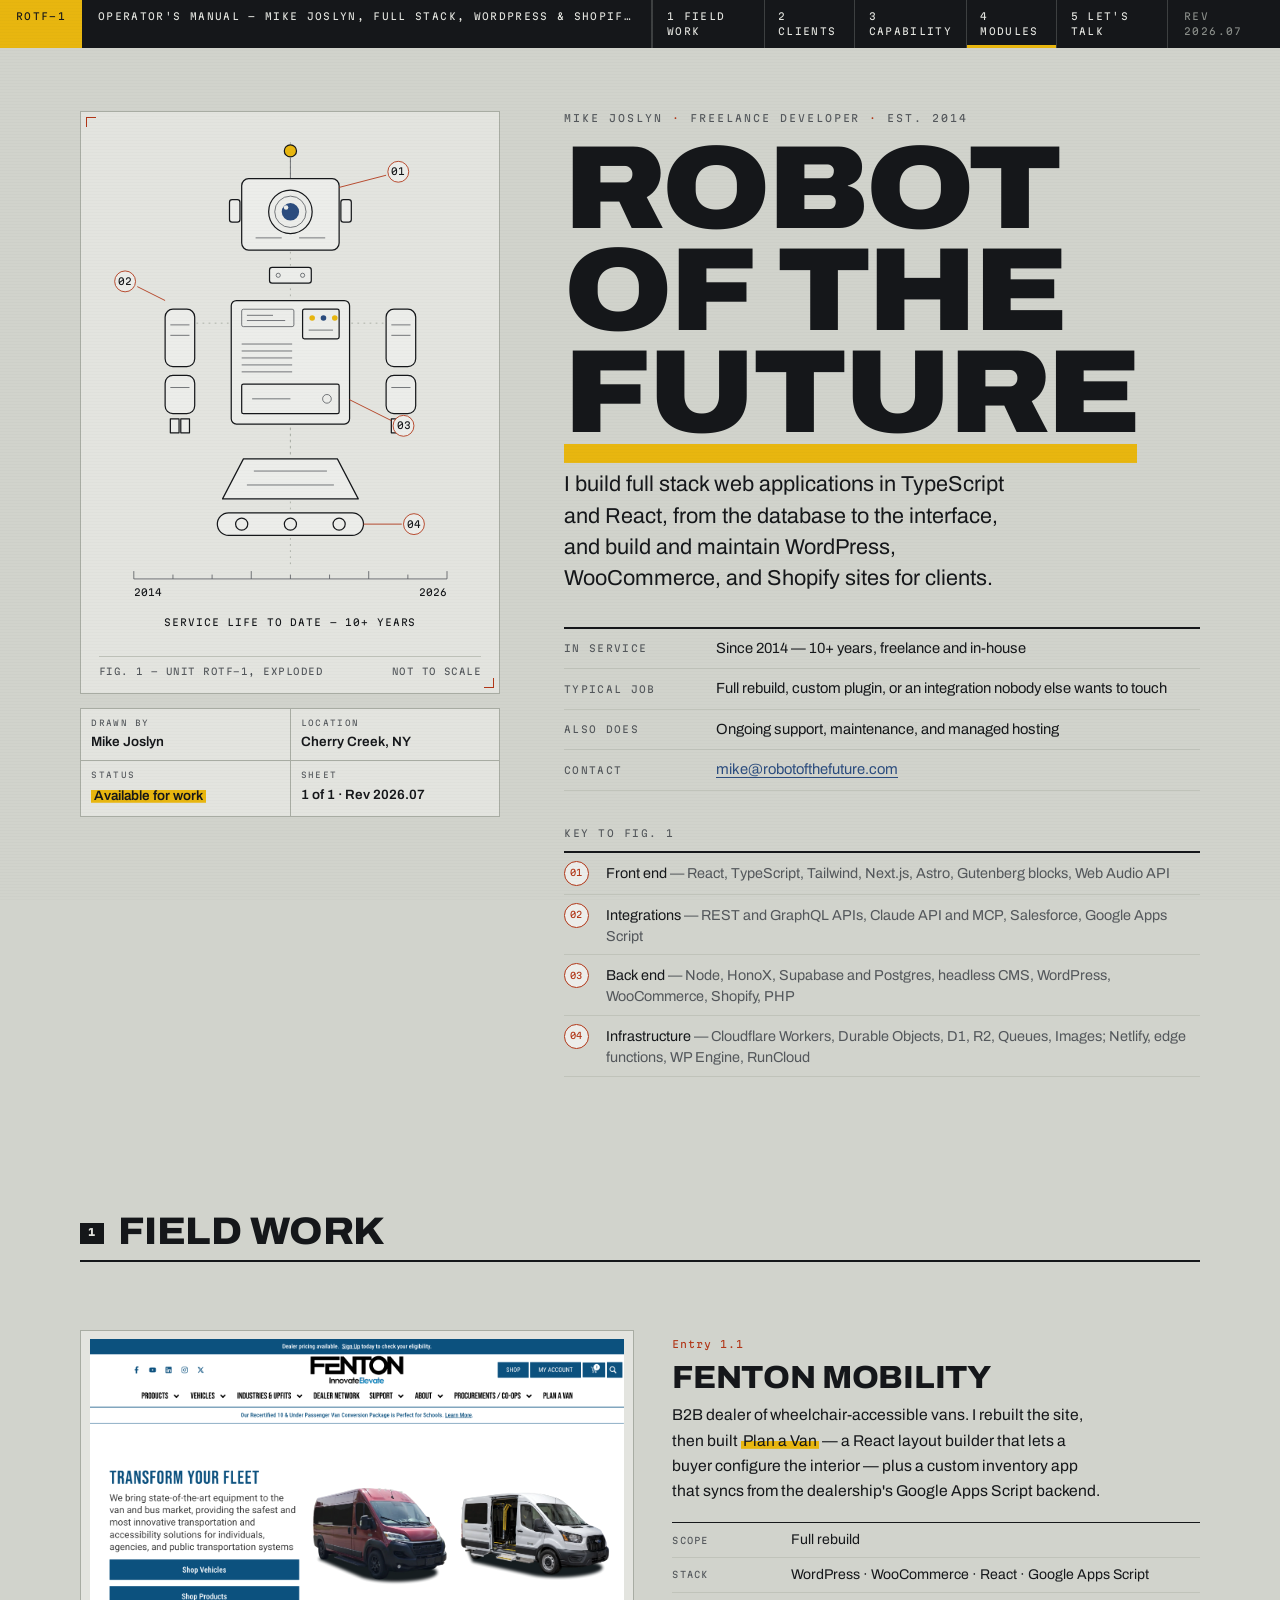
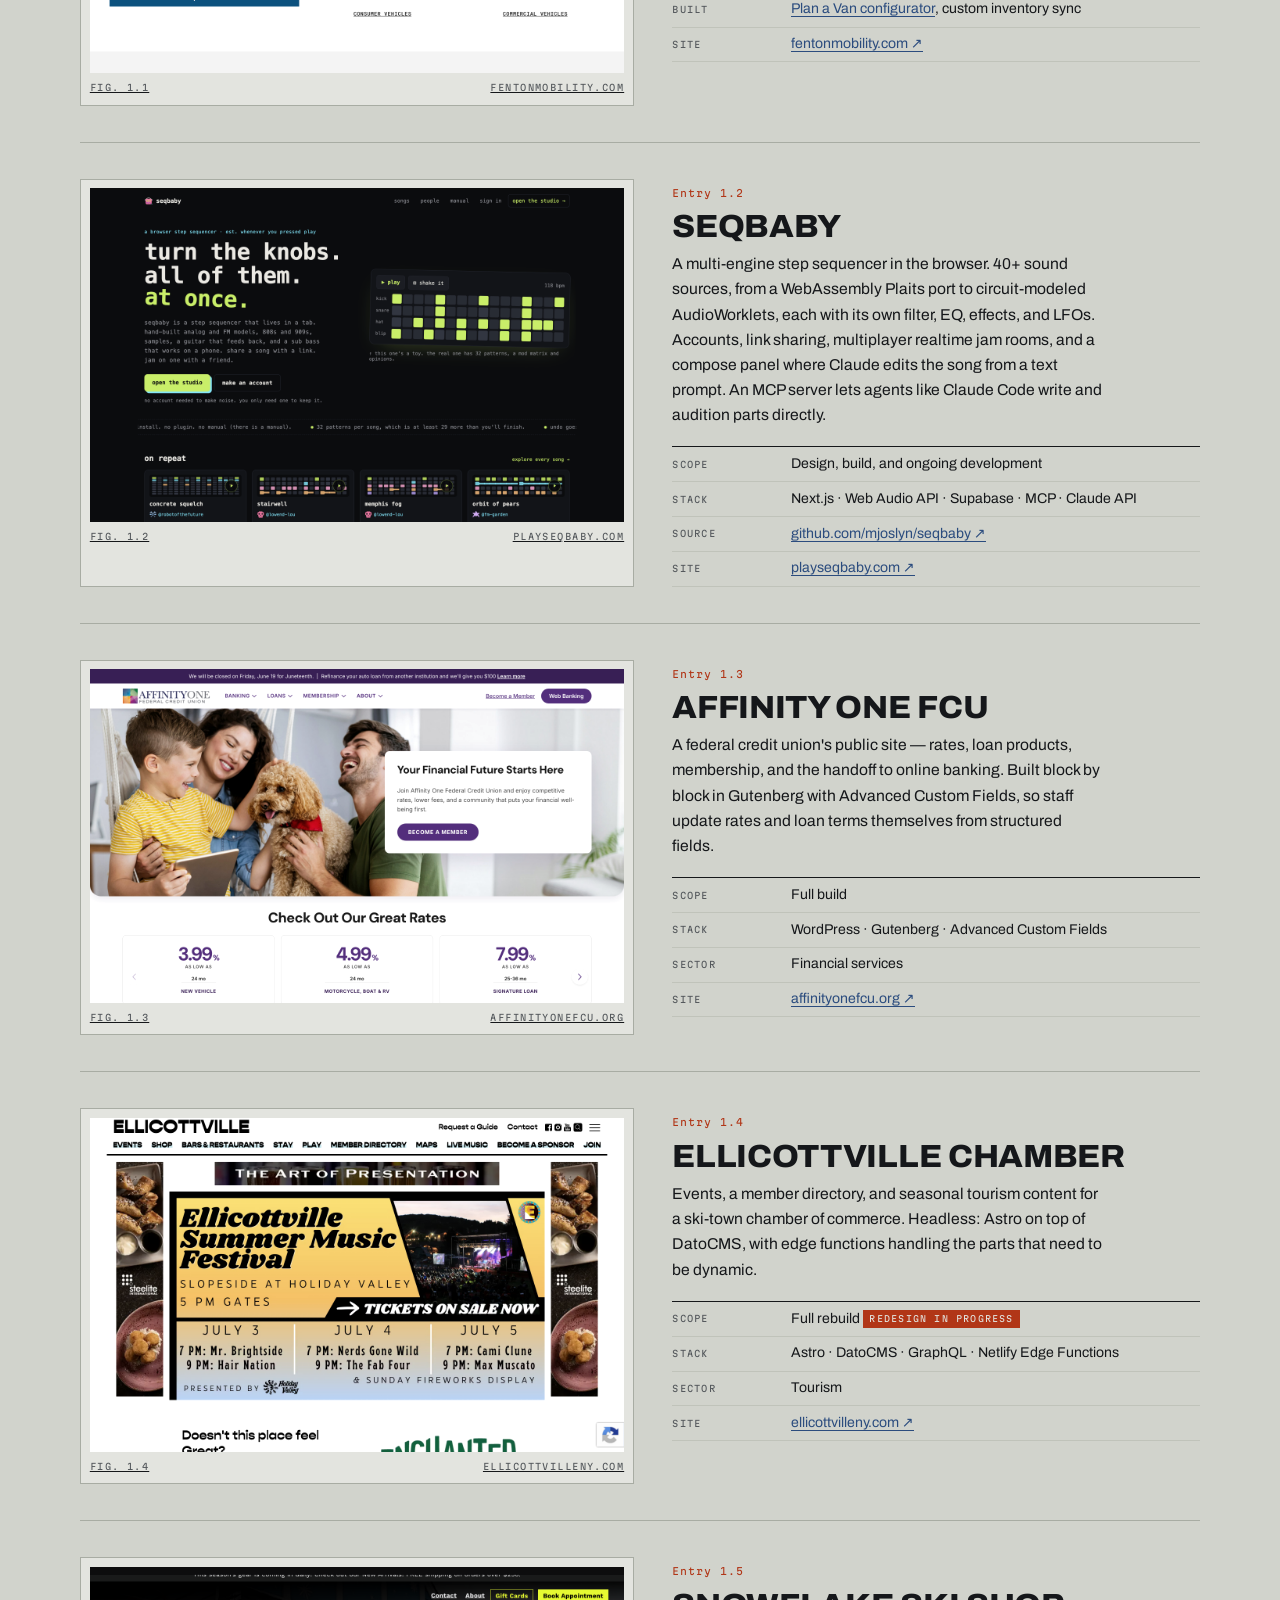
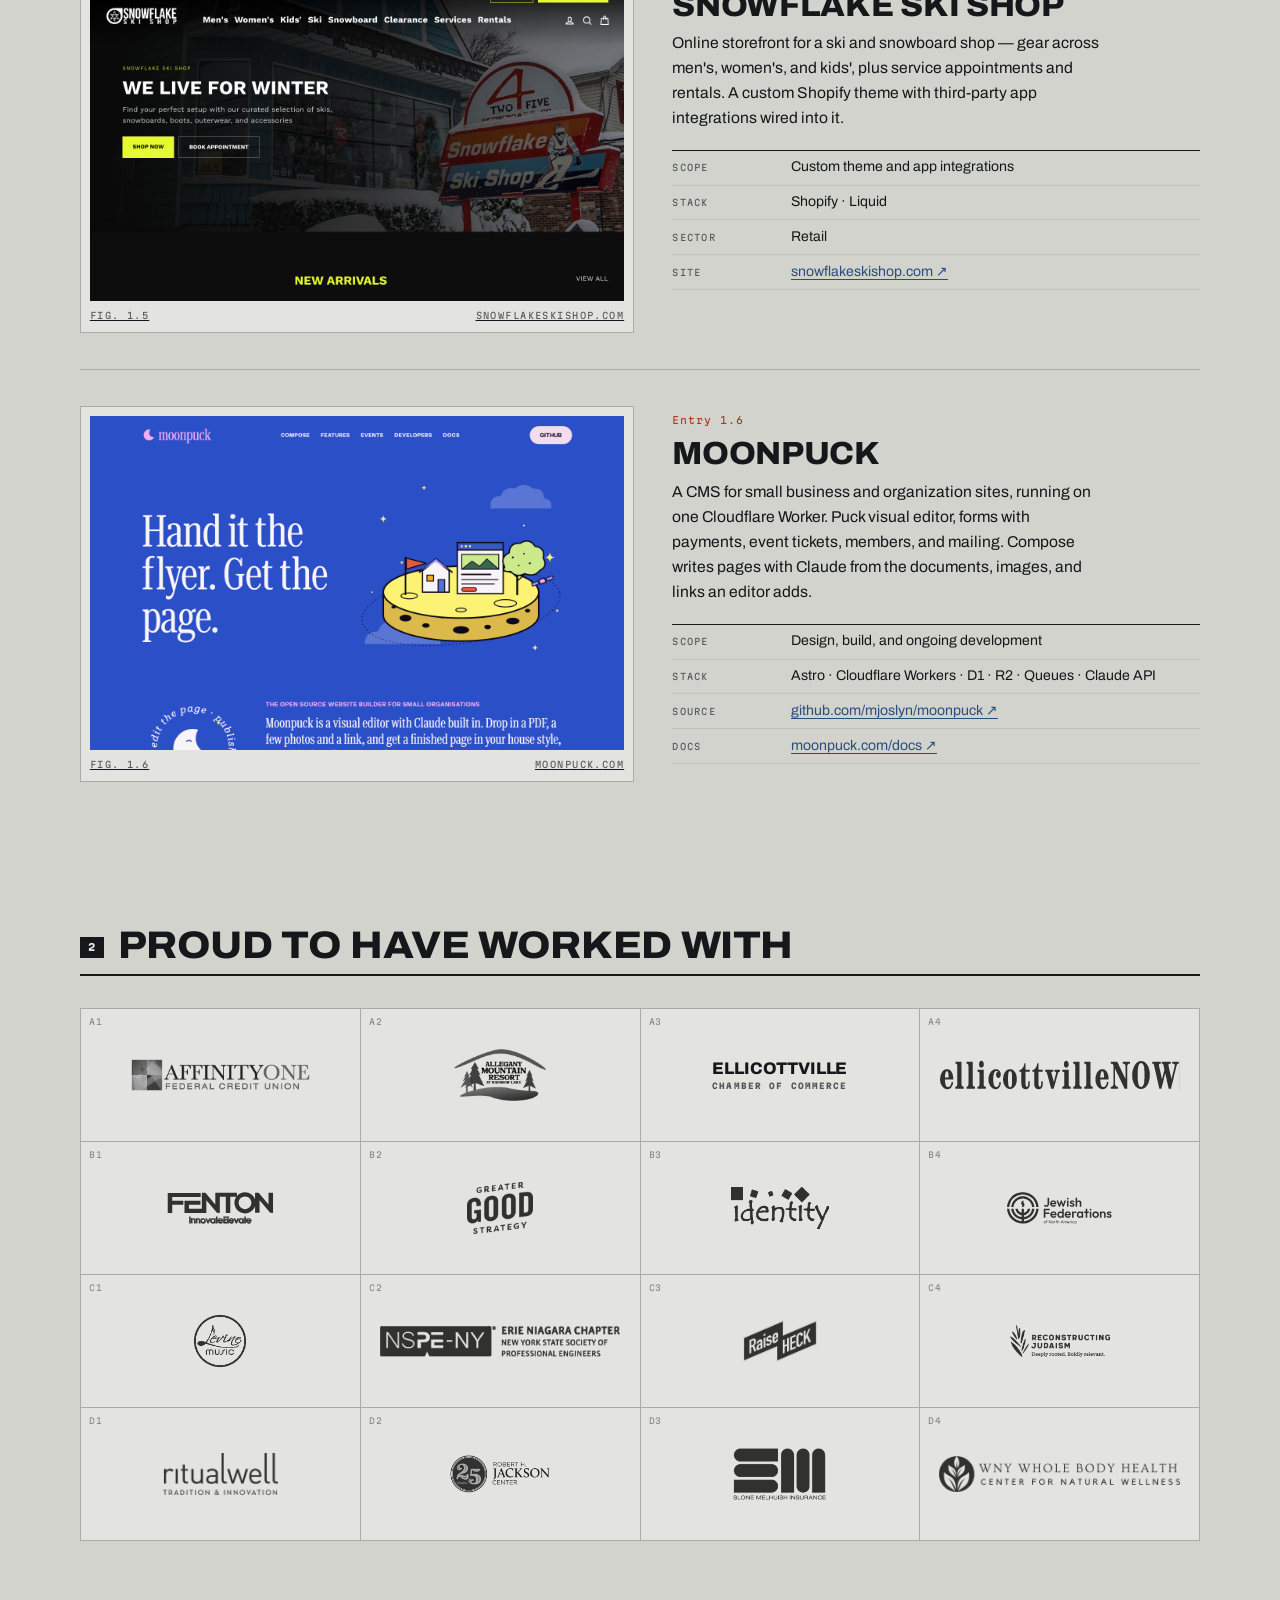
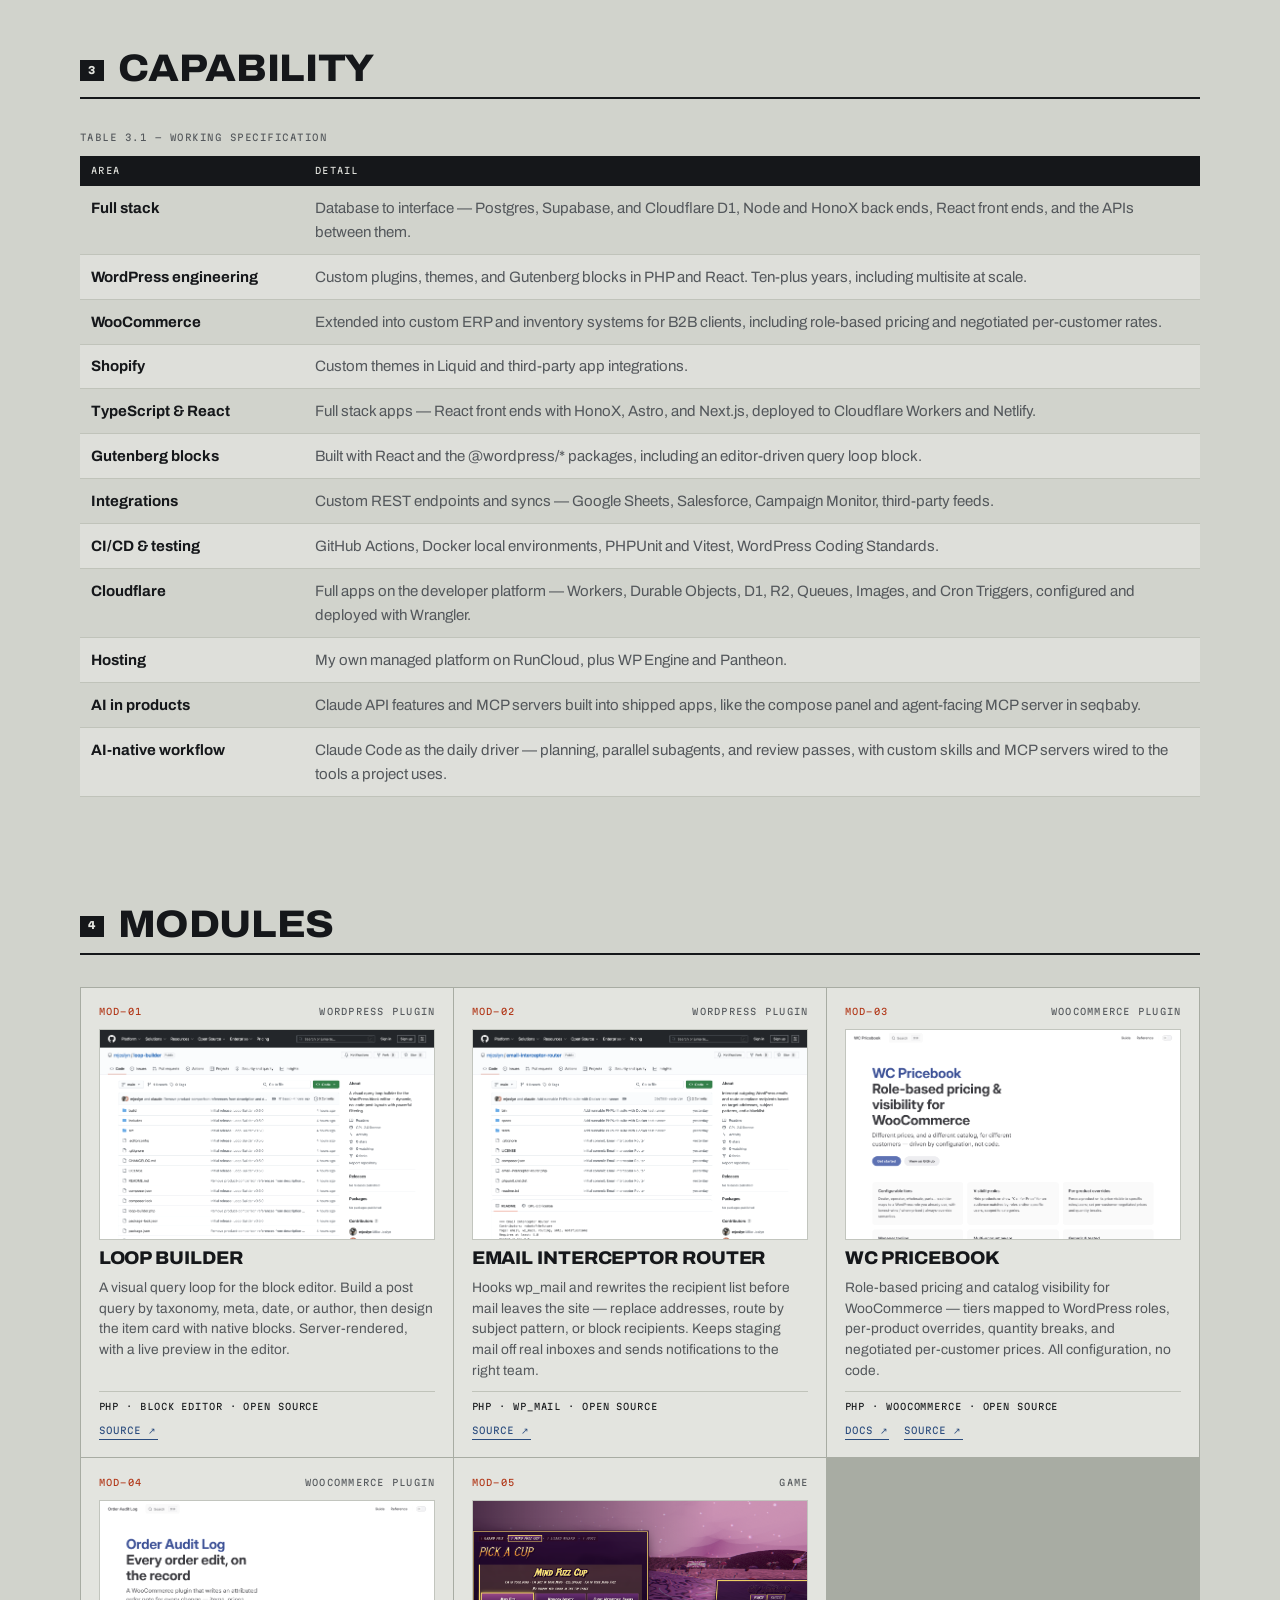
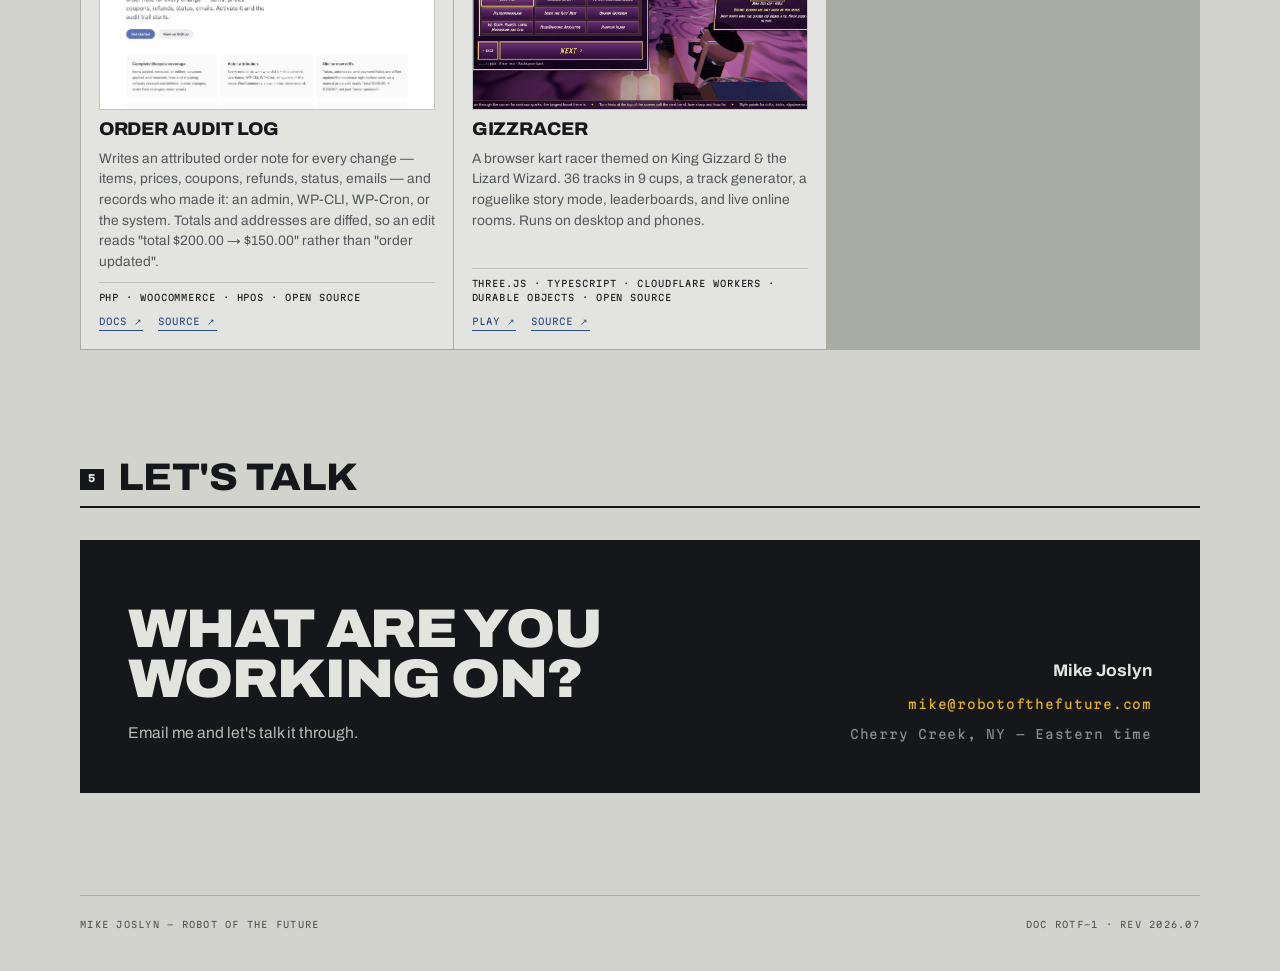
<file: index.html>
<!DOCTYPE html>
<html lang="en">
<head>
<meta charset="UTF-8" />
<meta name="viewport" content="width=device-width, initial-scale=1.0" />
<!-- Yes, this is on purpose. Robots look away. Humans can hire me at mike@robotofthefuture.com -->
<meta name="robots" content="noindex, nofollow" />
<title>Robot of the Future — Mike Joslyn</title>

<!-- favicon -->
<link rel="icon" type="image/svg+xml" href="/assets/img/favicon.svg" />
<link rel="icon" type="image/png" sizes="32x32" href="/assets/img/favicon-32.png" />
<link rel="icon" href="/assets/img/favicon.ico" sizes="any" />
<link rel="apple-touch-icon" href="/assets/img/apple-touch-icon.png" />
<meta name="description" content="Mike Joslyn — freelance full stack, WordPress, and Shopify developer. Selected recent work and contact." />

<!-- social share card -->
<meta property="og:type" content="website" />
<meta property="og:site_name" content="Robot of the Future" />
<meta property="og:title" content="Robot of the Future — Mike Joslyn" />
<meta property="og:description" content="Freelance full stack &amp; WordPress development — WooCommerce, Shopify, TypeScript, and React. 10+ years." />
<meta property="og:url" content="https://robotofthefuture.com/" />
<meta property="og:image" content="https://robotofthefuture.com/assets/img/share-card.png" />
<meta property="og:image:width" content="1200" />
<meta property="og:image:height" content="630" />
<meta property="og:image:alt" content="Mike Joslyn — Robot of the Future. Full stack, WordPress, and Shopify developer." />
<meta name="twitter:card" content="summary_large_image" />
<meta name="twitter:title" content="Robot of the Future — Mike Joslyn" />
<meta name="twitter:description" content="Freelance full stack &amp; WordPress development — WooCommerce, Shopify, TypeScript, and React. 10+ years." />
<meta name="twitter:image" content="https://robotofthefuture.com/assets/img/share-card.png" />

<link rel="preconnect" href="https://fonts.googleapis.com" />
<link rel="preconnect" href="https://fonts.gstatic.com" crossorigin />
<link href="https://fonts.googleapis.com/css2?family=Archivo:wdth,wght@62..125,400..900&family=Martian+Mono:wght@300..700&display=swap" rel="stylesheet" />
<link rel="stylesheet" href="styles.css" />
</head>
<body>

<div class="spine">
  <span class="spine__tag">ROTF-1</span>
  <span class="spine__doc">Operator's manual — Mike Joslyn, full stack, WordPress &amp; Shopify developer</span>
  <nav>
    <a href="#field">1 Field work</a>
    <a href="#base">2 Clients</a>
    <a href="#caps">3 Capability</a>
    <a href="#modules">4 Modules</a>
    <a href="#service">5 Let's Talk</a>
  </nav>
  <span class="spine__rev">Rev 2026.07</span>
</div>

<main class="wrap">

  <!-- ── hero ── -->
  <section class="hero">
    <div class="hero__grid">
      <div>
        <figure class="fig">
          <svg class="diagram" viewBox="0 0 440 594" role="img" aria-label="Exploded technical diagram of a robot. Four numbered parts correspond to the four layers of the stack listed below the figure.">
            <!-- explosion axis -->
            <line class="axis" x1="220" y1="14" x2="220" y2="500" />

            <!-- ── 01 sensor head ── -->
            <g>
              <line class="thin" x1="220" y1="32" x2="220" y2="56" />
              <circle class="fillY edge" cx="220" cy="24" r="7" />
              <rect class="edge fillP" x="164" y="56" width="112" height="82" rx="8" />
              <rect class="edge fillP" x="150" y="80" width="12" height="26" rx="3" />
              <rect class="edge fillP" x="278" y="80" width="12" height="26" rx="3" />
              <circle class="edge" cx="220" cy="94" r="25" />
              <circle class="thin" cx="220" cy="94" r="18" />
              <circle class="fillB" cx="220" cy="94" r="10" />
              <circle cx="215" cy="89" r="2.6" fill="#ecedea" />
              <path class="thin" d="M180 124h30M230 124h30" />
              <line class="lead" x1="276" y1="66" x2="330" y2="52" style="animation-delay:.2s" />
              <circle class="badge" cx="344" cy="48" r="12" />
              <text x="344" y="52" text-anchor="middle">01</text>
            </g>

            <!-- neck spacer -->
            <g>
              <rect class="edge fillP" x="196" y="158" width="48" height="18" rx="3" />
              <circle class="thin" cx="206" cy="167" r="2.4" />
              <circle class="thin" cx="234" cy="167" r="2.4" />
            </g>

            <!-- ── 02 manipulators ── -->
            <g>
              <!-- left -->
              <rect class="edge fillP" x="76" y="206" width="34" height="66" rx="9" />
              <rect class="edge fillP" x="76" y="282" width="34" height="44" rx="9" />
              <path class="edge fillP" d="M82 332h10v16H82zM94 332h10v16H94z" />
              <path class="thin" d="M82 224h22M82 236h22M82 296h22" />
              <!-- right -->
              <rect class="edge fillP" x="330" y="206" width="34" height="66" rx="9" />
              <rect class="edge fillP" x="330" y="282" width="34" height="44" rx="9" />
              <path class="edge fillP" d="M336 332h10v16h-10zM348 332h10v16h-10z" />
              <path class="thin" d="M336 224h22M336 236h22M336 296h22" />
              <!-- assembly axes -->
              <line class="axis" x1="112" y1="222" x2="150" y2="222" />
              <line class="axis" x1="290" y1="222" x2="328" y2="222" />
              <line class="lead" x1="76" y1="196" x2="44" y2="180" style="animation-delay:.34s" />
              <circle class="badge" cx="30" cy="174" r="12" />
              <text x="30" y="178" text-anchor="middle">02</text>
            </g>

            <!-- ── 03 core ── -->
            <g>
              <rect class="edge fillP" x="152" y="196" width="136" height="142" rx="6" />
              <!-- maker's plate -->
              <rect class="thin" x="164" y="206" width="60" height="20" rx="2" />
              <path class="thin" d="M170 213h30M170 219h44" />
              <!-- indicator panel -->
              <rect class="edge" x="234" y="206" width="42" height="34" rx="2" />
              <circle class="fillY" cx="245" cy="216" r="3.2" />
              <circle class="fillB" cx="258" cy="216" r="3.2" />
              <circle class="fillY" cx="271" cy="216" r="3.2" />
              <path class="thin" d="M241 230h28" />
              <!-- vent stack -->
              <path class="thin" d="M164 246h58M164 254h58M164 262h58M164 270h58M164 278h58" />
              <!-- access hatch -->
              <rect class="edge" x="164" y="292" width="112" height="34" rx="2" />
              <path class="thin" d="M176 309h44" />
              <circle class="thin" cx="262" cy="309" r="5" />
              <line class="lead" x1="288" y1="310" x2="336" y2="334" style="animation-delay:.48s" />
              <circle class="badge" cx="350" cy="340" r="12" />
              <text x="350" y="344" text-anchor="middle">03</text>
            </g>

            <!-- ── 04 drive ── -->
            <g>
              <path class="edge fillP" d="M166 378h108l24 46H142z" />
              <path class="thin" d="M178 392h84M170 408h100" />
              <rect class="edge fillP" x="136" y="440" width="168" height="26" rx="13" />
              <circle class="edge" cx="164" cy="453" r="7" />
              <circle class="edge" cx="220" cy="453" r="7" />
              <circle class="edge" cx="276" cy="453" r="7" />
              <line class="axis" x1="220" y1="342" x2="220" y2="374" />
              <line class="lead" x1="304" y1="453" x2="348" y2="453" style="animation-delay:.62s" />
              <circle class="badge" cx="362" cy="453" r="12" />
              <text x="362" y="457" text-anchor="middle">04</text>
            </g>

            <!-- service-life rule -->
            <g>
              <line class="thin" x1="40" y1="516" x2="400" y2="516" />
              <path class="thin" d="M40 516v-9M85 516v-5M130 516v-5M175 516v-9M220 516v-5M265 516v-5M310 516v-9M355 516v-5M400 516v-9" />
              <text x="40" y="536" fill="#53575b" font-size="10">2014</text>
              <text x="400" y="536" text-anchor="end" fill="#53575b" font-size="10">2026</text>
              <text x="220" y="570" text-anchor="middle" fill="#53575b" font-size="10" letter-spacing="1">SERVICE LIFE TO DATE — 10+ YEARS</text>
            </g>
          </svg>
          <figcaption class="fig__cap"><span>Fig. 1 — Unit ROTF-1, exploded</span><span>Not to scale</span></figcaption>
        </figure>

        <dl class="titleblock">
          <div><dt>Drawn by</dt><dd>Mike Joslyn</dd></div>
          <div><dt>Location</dt><dd>Cherry Creek, NY</dd></div>
          <div class="titleblock--flag"><dt>Status</dt><dd>Available for work</dd></div>
          <div><dt>Sheet</dt><dd>1 of 1 · Rev 2026.07</dd></div>
        </dl>
      </div>

      <div>
        <p class="hero__eyebrow">Mike Joslyn <s>·</s> Freelance developer <s>·</s> Est. 2014</p>
        <h1>Robot<br />of the<br /><span class="yell">Future</span></h1>
        <p class="hero__lede">
          I build full stack web applications in TypeScript and React, from the
          database to the interface, and build and maintain WordPress,
          WooCommerce, and Shopify sites for clients.
        </p>
        <dl class="hero__specs">
          <div><dt>In service</dt><dd>Since 2014 — 10+ years, freelance and in-house</dd></div>
          <div><dt>Typical job</dt><dd>Full rebuild, custom plugin, or an integration nobody else wants to touch</dd></div>
          <div><dt>Also does</dt><dd>Ongoing support, maintenance, and managed hosting</dd></div>
          <div><dt>Contact</dt><dd><a href="mailto:mike@robotofthefuture.com" style="color:var(--blue);text-decoration:none;border-bottom:1px solid currentColor">mike@robotofthefuture.com</a></dd></div>
        </dl>

        <p class="legend__head">Key to Fig. 1</p>
        <ol class="legend">
          <li><b>01</b><span>Front end <em>— React, TypeScript, Tailwind, Next.js, Astro, Gutenberg blocks, Web Audio API</em></span></li>
          <li><b>02</b><span>Integrations <em>— REST and GraphQL APIs, Claude API and MCP, Salesforce, Google Apps Script</em></span></li>
          <li><b>03</b><span>Back end <em>— Node, HonoX, Supabase and Postgres, headless CMS, WordPress, WooCommerce, Shopify, PHP</em></span></li>
          <li><b>04</b><span>Infrastructure <em>— Cloudflare Workers, Durable Objects, D1, R2, Queues, Images; Netlify, edge functions, WP Engine, RunCloud</em></span></li>
        </ol>
      </div>
    </div>
  </section>

  <!-- ── 1 field work ── -->
  <section class="sec" id="field">
    <header class="sec-head">
      <h2><span class="sec-head__no">1</span>Field work</h2>
    </header>

    <article class="entry">
      <a class="shot" href="https://fentonmobility.com" target="_blank" rel="noopener">
        <img src="assets/img/shots/fenton.png" alt="Screenshot of the fentonmobility.com homepage" loading="lazy" />
        <span class="shot__stamp">Open ↗</span>
        <span class="shot__cap"><span>Fig. 1.1</span><span>fentonmobility.com</span></span>
      </a>
      <div>
        <span class="entry__no">Entry 1.1</span>
        <h3>Fenton Mobility</h3>
        <p>
          B2B dealer of wheelchair-accessible vans. I rebuilt the site, then built
          <em>Plan a Van</em> — a React layout builder that lets a buyer configure the
          interior — plus a custom inventory app that syncs from the dealership's
          Google Apps Script backend.
        </p>
        <dl class="spec">
          <div><dt>Scope</dt><dd>Full rebuild</dd></div>
          <div><dt>Stack</dt><dd>WordPress · WooCommerce · React · Google Apps Script</dd></div>
          <div><dt>Built</dt><dd><a href="https://www.fentonmobility.com/plan-a-van" target="_blank" rel="noopener">Plan a Van configurator</a>, custom inventory sync</dd></div>
          <div><dt>Site</dt><dd><a href="https://fentonmobility.com" target="_blank" rel="noopener">fentonmobility.com ↗</a></dd></div>
        </dl>
      </div>
    </article>

    <article class="entry">
      <a class="shot" href="https://www.playseqbaby.com/" target="_blank" rel="noopener">
        <img src="assets/img/shots/seqbaby.png" alt="Screenshot of the seqbaby landing page with a playable step sequencer" loading="lazy" />
        <span class="shot__stamp">Open ↗</span>
        <span class="shot__cap"><span>Fig. 1.2</span><span>playseqbaby.com</span></span>
      </a>
      <div>
        <span class="entry__no">Entry 1.2</span>
        <h3>seqbaby</h3>
        <p>
          A multi-engine step sequencer in the browser. 40+ sound sources, from a
          WebAssembly Plaits port to circuit-modeled AudioWorklets, each with its own
          filter, EQ, effects, and LFOs. Accounts, link sharing, multiplayer
          realtime jam rooms, and a compose panel where Claude edits the song from a
          text prompt. An MCP server lets agents like Claude Code write and audition
          parts directly.
        </p>
        <dl class="spec">
          <div><dt>Scope</dt><dd>Design, build, and ongoing development</dd></div>
          <div><dt>Stack</dt><dd>Next.js · Web Audio API · Supabase · MCP · Claude API</dd></div>
          <div><dt>Source</dt><dd><a href="https://github.com/mjoslyn/seqbaby" target="_blank" rel="noopener">github.com/mjoslyn/seqbaby ↗</a></dd></div>
          <div><dt>Site</dt><dd><a href="https://www.playseqbaby.com/" target="_blank" rel="noopener">playseqbaby.com ↗</a></dd></div>
        </dl>
      </div>
    </article>

    <article class="entry">
      <a class="shot" href="https://www.affinityonefcu.org" target="_blank" rel="noopener">
        <img src="assets/img/shots/affinityone.png" alt="Screenshot of the affinityonefcu.org homepage" loading="lazy" />
        <span class="shot__stamp">Open ↗</span>
        <span class="shot__cap"><span>Fig. 1.3</span><span>affinityonefcu.org</span></span>
      </a>
      <div>
        <span class="entry__no">Entry 1.3</span>
        <h3>Affinity One FCU</h3>
        <p>
          A federal credit union's public site — rates, loan products, membership,
          and the handoff to online banking. Built block by block in Gutenberg with
          Advanced Custom Fields, so staff update rates and loan terms themselves
          from structured fields.
        </p>
        <dl class="spec">
          <div><dt>Scope</dt><dd>Full build</dd></div>
          <div><dt>Stack</dt><dd>WordPress · Gutenberg · Advanced Custom Fields</dd></div>
          <div><dt>Sector</dt><dd>Financial services</dd></div>
          <div><dt>Site</dt><dd><a href="https://www.affinityonefcu.org" target="_blank" rel="noopener">affinityonefcu.org ↗</a></dd></div>
        </dl>
      </div>
    </article>

    <article class="entry">
      <a class="shot" href="https://ellicottvilleny.com" target="_blank" rel="noopener">
        <img src="assets/img/shots/ellicottville.png" alt="Screenshot of the ellicottvilleny.com homepage" loading="lazy" />
        <span class="shot__stamp">Open ↗</span>
        <span class="shot__cap"><span>Fig. 1.4</span><span>ellicottvilleny.com</span></span>
      </a>
      <div>
        <span class="entry__no">Entry 1.4</span>
        <h3>Ellicottville Chamber</h3>
        <p>
          Events, a member directory, and seasonal tourism content for a ski-town
          chamber of commerce. Headless: Astro on top of DatoCMS, with edge
          functions handling the parts that need to be dynamic.
        </p>
        <dl class="spec">
          <div><dt>Scope</dt><dd>Full rebuild <span class="flag">Redesign in progress</span></dd></div>
          <div><dt>Stack</dt><dd>Astro · DatoCMS · GraphQL · Netlify Edge Functions</dd></div>
          <div><dt>Sector</dt><dd>Tourism</dd></div>
          <div><dt>Site</dt><dd><a href="https://ellicottvilleny.com" target="_blank" rel="noopener">ellicottvilleny.com ↗</a></dd></div>
        </dl>
      </div>
    </article>

    <article class="entry">
      <a class="shot" href="https://www.snowflakeskishop.com/" target="_blank" rel="noopener">
        <img src="assets/img/shots/snowflake.png" alt="Screenshot of the snowflakeskishop.com homepage" loading="lazy" />
        <span class="shot__stamp">Open ↗</span>
        <span class="shot__cap"><span>Fig. 1.5</span><span>snowflakeskishop.com</span></span>
      </a>
      <div>
        <span class="entry__no">Entry 1.5</span>
        <h3>Snowflake Ski Shop</h3>
        <p>
          Online storefront for a ski and snowboard shop — gear across men's,
          women's, and kids', plus service appointments and rentals. A custom
          Shopify theme with third-party app integrations wired into it.
        </p>
        <dl class="spec">
          <div><dt>Scope</dt><dd>Custom theme and app integrations</dd></div>
          <div><dt>Stack</dt><dd>Shopify · Liquid</dd></div>
          <div><dt>Sector</dt><dd>Retail</dd></div>
          <div><dt>Site</dt><dd><a href="https://www.snowflakeskishop.com/" target="_blank" rel="noopener">snowflakeskishop.com ↗</a></dd></div>
        </dl>
      </div>
    </article>

    <article class="entry">
      <a class="shot" href="https://moonpuck.com/" target="_blank" rel="noopener">
        <img src="assets/img/shots/moonpuck.png" alt="Screenshot of the moonpuck home page" loading="lazy" />
        <span class="shot__stamp">Open ↗</span>
        <span class="shot__cap"><span>Fig. 1.6</span><span>moonpuck.com</span></span>
      </a>
      <div>
        <span class="entry__no">Entry 1.6</span>
        <h3>moonpuck</h3>
        <p>
          A CMS for small business and organization sites, running on one
          Cloudflare Worker. Puck visual editor, forms with payments, event
          tickets, members, and mailing. Compose writes pages with Claude from
          the documents, images, and links an editor adds.
        </p>
        <dl class="spec">
          <div><dt>Scope</dt><dd>Design, build, and ongoing development</dd></div>
          <div><dt>Stack</dt><dd>Astro · Cloudflare Workers · D1 · R2 · Queues · Claude API</dd></div>
          <div><dt>Source</dt><dd><a href="https://github.com/mjoslyn/moonpuck" target="_blank" rel="noopener">github.com/mjoslyn/moonpuck ↗</a></dd></div>
          <div><dt>Docs</dt><dd><a href="https://moonpuck.com/docs/" target="_blank" rel="noopener">moonpuck.com/docs ↗</a></dd></div>
        </dl>
      </div>
    </article>
  </section>

  <!-- ── 2 clients ── -->
  <section class="sec" id="base">
    <header class="sec-head">
      <h2><span class="sec-head__no">2</span>Proud to have worked with</h2>
    </header>
    <div class="bin">
      <div class="bin__cell" data-id="A1"><img class="duo" src="assets/img/logos/affinityone.png" alt="Affinity One Federal Credit Union" /></div>
      <div class="bin__cell" data-id="A2"><img class="tall duo" src="assets/img/logos/amr.png" alt="Allegany Mountain Resort at Rainbow Lake" /></div>
      <div class="bin__cell" data-id="A3"><span class="bin__word">Ellicottville<small>Chamber of Commerce</small></span></div>
      <div class="bin__cell" data-id="A4"><img src="assets/img/logos/ellicottvillenow.png" alt="Ellicottville Now" /></div>
      <div class="bin__cell" data-id="B1"><img src="assets/img/logos/fenton.svg" alt="Fenton Mobility" /></div>
      <div class="bin__cell" data-id="B2"><img class="tall" src="assets/img/logos/greater-good.png" alt="Greater Good Strategy" /></div>
      <div class="bin__cell" data-id="B3"><img class="md" src="assets/img/logos/identity-youth.png" alt="Identity Youth" /></div>
      <div class="bin__cell" data-id="B4"><img src="assets/img/logos/jfna.svg" alt="Jewish Federations of North America" /></div>
      <div class="bin__cell" data-id="C1"><img class="tall" src="assets/img/logos/levine-music.png" alt="Levine Music" /></div>
      <div class="bin__cell" data-id="C2"><img class="md" src="assets/img/logos/nspe-ny.png" alt="NSPE-NY Erie Niagara Chapter" /></div>
      <div class="bin__cell" data-id="C3"><img class="md" src="assets/img/logos/raise-heck.png" alt="Raise Heck" /></div>
      <div class="bin__cell" data-id="C4"><img src="assets/img/logos/reconstructing-judaism.png" alt="Reconstructing Judaism" /></div>
      <div class="bin__cell" data-id="D1"><img class="md" src="assets/img/logos/ritualwell.png" alt="Ritualwell" /></div>
      <div class="bin__cell" data-id="D2"><img class="md duo" src="assets/img/logos/rhj.png" alt="Robert H. Jackson Center" /></div>
      <div class="bin__cell" data-id="D3"><img class="tall" src="assets/img/logos/slone-melhuish.png" alt="Slone Melhuish Insurance" /></div>
      <div class="bin__cell" data-id="D4"><img class="md" src="assets/img/logos/wny-whole-body.png" alt="WNY Whole Body Health" /></div>
    </div>
  </section>

  <!-- ── 3 capability ── -->
  <section class="sec" id="caps">
    <header class="sec-head">
      <h2><span class="sec-head__no">3</span>Capability</h2>
    </header>
    <table class="caps">
      <caption>Table 3.1 — Working specification</caption>
      <thead><tr><th scope="col">Area</th><th scope="col">Detail</th></tr></thead>
      <tbody>
        <tr><td>Full stack</td><td>Database to interface — Postgres, Supabase, and Cloudflare D1, Node and HonoX back ends, React front ends, and the APIs between them.</td></tr>
        <tr><td>WordPress engineering</td><td>Custom plugins, themes, and Gutenberg blocks in PHP and React. Ten-plus years, including multisite at scale.</td></tr>
        <tr><td>WooCommerce</td><td>Extended into custom ERP and inventory systems for B2B clients, including role-based pricing and negotiated per-customer rates.</td></tr>
        <tr><td>Shopify</td><td>Custom themes in Liquid and third-party app integrations.</td></tr>
        <tr><td>TypeScript &amp; React</td><td>Full stack apps — React front ends with HonoX, Astro, and Next.js, deployed to Cloudflare Workers and Netlify.</td></tr>
        <tr><td>Gutenberg blocks</td><td>Built with React and the @wordpress/* packages, including an editor-driven query loop block.</td></tr>
        <tr><td>Integrations</td><td>Custom REST endpoints and syncs — Google Sheets, Salesforce, Campaign Monitor, third-party feeds.</td></tr>
        <tr><td>CI/CD &amp; testing</td><td>GitHub Actions, Docker local environments, PHPUnit and Vitest, WordPress Coding Standards.</td></tr>
        <tr><td>Cloudflare</td><td>Full apps on the developer platform — Workers, Durable Objects, D1, R2, Queues, Images, and Cron Triggers, configured and deployed with Wrangler.</td></tr>
        <tr><td>Hosting</td><td>My own managed platform on RunCloud, plus WP Engine and Pantheon.</td></tr>
        <tr><td>AI in products</td><td>Claude API features and MCP servers built into shipped apps, like the compose panel and agent-facing MCP server in seqbaby.</td></tr>
        <tr><td>AI-native workflow</td><td>Claude Code as the daily driver — planning, parallel subagents, and review passes, with custom skills and MCP servers wired to the tools a project uses.</td></tr>
      </tbody>
    </table>
  </section>

  <!-- ── 4 modules ── -->
  <section class="sec" id="modules">
    <header class="sec-head">
      <h2><span class="sec-head__no">4</span>Modules</h2>
    </header>

    <div class="modules">
      <article class="mod">
        <span class="mod__top"><b>MOD-01</b><span>WordPress plugin</span></span>
        <img src="assets/img/shots/loop-builder.png" alt="Screenshot of the Loop Builder repository" loading="lazy" />
        <h3>Loop Builder</h3>
        <p>A visual query loop for the block editor. Build a post query by taxonomy, meta, date, or author, then design the item card with native blocks. Server-rendered, with a live preview in the editor.</p>
        <span class="mod__stack">PHP · Block editor · Open source</span>
        <span class="mod__links">
          <a href="https://github.com/mjoslyn/loop-builder" target="_blank" rel="noopener">Source ↗</a>
        </span>
      </article>

      <article class="mod">
        <span class="mod__top"><b>MOD-02</b><span>WordPress plugin</span></span>
        <img src="assets/img/shots/email-interceptor-router.png" alt="Screenshot of the Email Interceptor Router repository" loading="lazy" />
        <h3>Email Interceptor Router</h3>
        <p>Hooks wp_mail and rewrites the recipient list before mail leaves the site — replace addresses, route by subject pattern, or block recipients. Keeps staging mail off real inboxes and sends notifications to the right team.</p>
        <span class="mod__stack">PHP · wp_mail · Open source</span>
        <span class="mod__links">
          <a href="https://github.com/mjoslyn/email-interceptor-router" target="_blank" rel="noopener">Source ↗</a>
        </span>
      </article>

      <article class="mod">
        <span class="mod__top"><b>MOD-03</b><span>WooCommerce plugin</span></span>
        <img src="assets/img/shots/wc-pricebook.png" alt="Screenshot of the WC Pricebook documentation site" loading="lazy" />
        <h3>WC Pricebook</h3>
        <p>Role-based pricing and catalog visibility for WooCommerce — tiers mapped to WordPress roles, per-product overrides, quantity breaks, and negotiated per-customer prices. All configuration, no code.</p>
        <span class="mod__stack">PHP · WooCommerce · Open source</span>
        <span class="mod__links">
          <a href="https://mjoslyn.github.io/wc-pricebook/" target="_blank" rel="noopener">Docs ↗</a>
          <a href="https://github.com/mjoslyn/wc-pricebook" target="_blank" rel="noopener">Source ↗</a>
        </span>
      </article>

      <article class="mod">
        <span class="mod__top"><b>MOD-04</b><span>WooCommerce plugin</span></span>
        <img src="assets/img/shots/order-audit-log.png" alt="Screenshot of the Order Audit Log for WooCommerce documentation site" loading="lazy" />
        <h3>Order Audit Log</h3>
        <p>Writes an attributed order note for every change — items, prices, coupons, refunds, status, emails — and records who made it: an admin, WP-CLI, WP-Cron, or the system. Totals and addresses are diffed, so an edit reads "total $200.00 → $150.00" rather than "order updated".</p>
        <span class="mod__stack">PHP · WooCommerce · HPOS · Open source</span>
        <span class="mod__links">
          <a href="https://mjoslyn.github.io/order-audit-log-for-woocommerce/" target="_blank" rel="noopener">Docs ↗</a>
          <a href="https://github.com/mjoslyn/order-audit-log-for-woocommerce" target="_blank" rel="noopener">Source ↗</a>
        </span>
      </article>

      <article class="mod">
        <span class="mod__top"><b>MOD-05</b><span>Game</span></span>
        <img src="assets/img/shots/gizzracer.png" alt="Screenshot of the GizzRacer cup picker" loading="lazy" />
        <h3>GizzRacer</h3>
        <p>A browser kart racer themed on King Gizzard &amp; the Lizard Wizard. 36 tracks in 9 cups, a track generator, a roguelike story mode, leaderboards, and live online rooms. Runs on desktop and phones.</p>
        <span class="mod__stack">Three.js · TypeScript · Cloudflare Workers · Durable Objects · Open source</span>
        <span class="mod__links">
          <a href="https://www.gizzracer.com" target="_blank" rel="noopener">Play ↗</a>
          <a href="https://github.com/mjoslyn/GizzRacer" target="_blank" rel="noopener">Source ↗</a>
        </span>
      </article>
    </div>
  </section>

  <!-- ── 5 service ── -->
  <section class="sec" id="service">
    <header class="sec-head">
      <h2><span class="sec-head__no">5</span>Let's Talk</h2>
    </header>
    <div class="svc">
      <div>
        <p class="svc__title">What are you<br />working on?</p>
        <p>Email me and let's talk it through.</p>
      </div>
      <div class="svc__links">
        <span class="svc__name">Mike Joslyn</span>
        <a href="mailto:mike@robotofthefuture.com">mike@robotofthefuture.com</a>
        <span>Cherry Creek, NY — Eastern time</span>
      </div>
    </div>
  </section>

  <footer class="foot">
    <span>Mike Joslyn — Robot of the Future</span>
    <span>Doc ROTF-1 · Rev 2026.07</span>
  </footer>
</main>

<script src="main.js"></script>
</body>
</html>
</file>
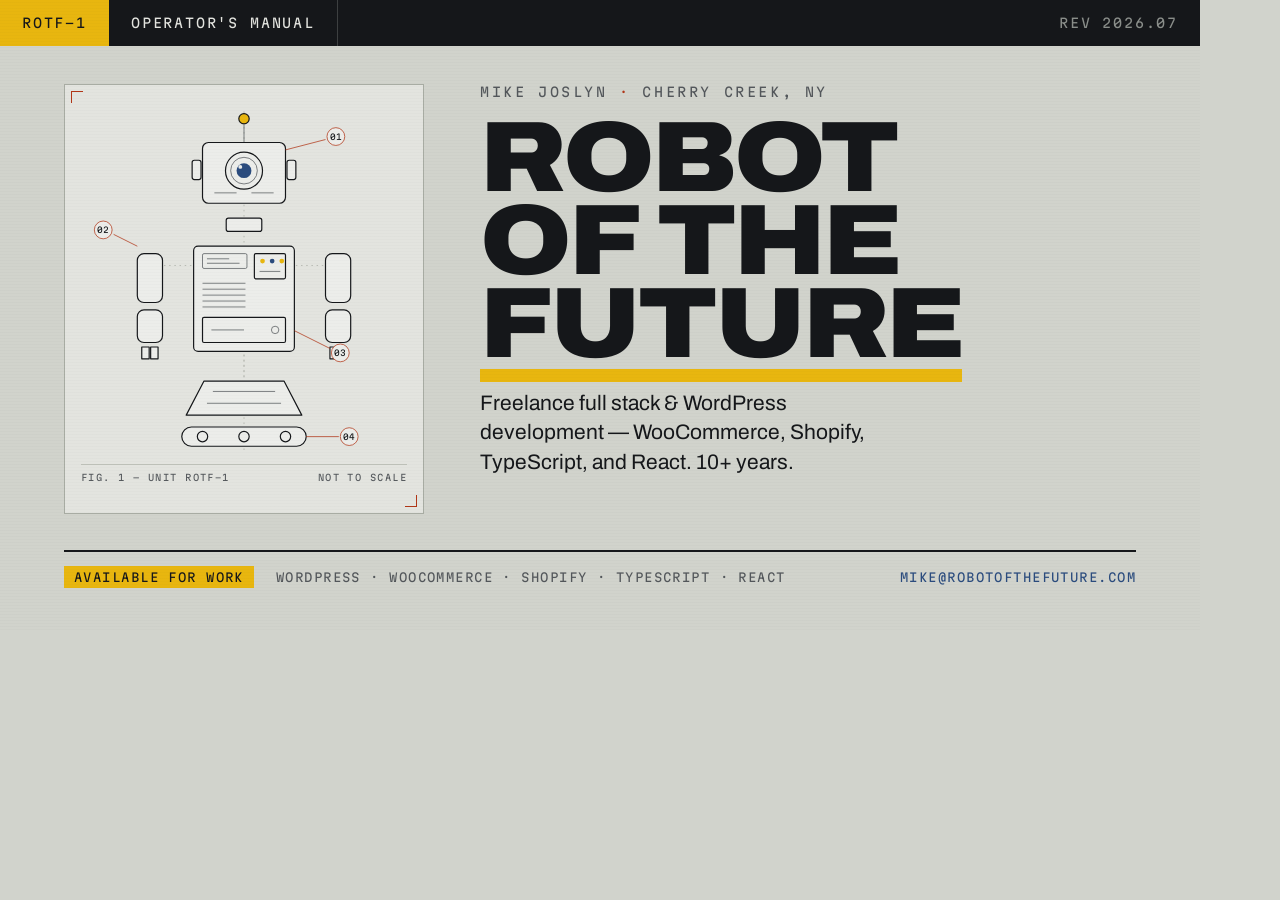
<file: assets/share-card.html>
<!DOCTYPE html>
<html lang="en">
<head>
<meta charset="UTF-8" />
<title>share card</title>
<link rel="preconnect" href="https://fonts.googleapis.com" />
<link rel="preconnect" href="https://fonts.gstatic.com" crossorigin />
<link href="https://fonts.googleapis.com/css2?family=Archivo:wdth,wght@62..125,400..900&family=Martian+Mono:wght@300..700&display=swap" rel="stylesheet" />
<style>
  :root{
    --zinc:#d1d3cc;
    --panel:#e3e4df;
    --panel-2:#ecedea;
    --ink:#15171a;
    --ink-2:#53575b;
    --rule:#a8aca3;
    --rule-soft:#c0c3ba;
    --yellow:#e8b60f;
    --oxide:#b13617;
    --blue:#2b4c7e;
    --display:"Archivo",system-ui,sans-serif;
    --mono:"Martian Mono",ui-monospace,monospace;
  }
  *{box-sizing:border-box;margin:0;padding:0}
  html,body{width:1200px;height:630px;overflow:hidden}
  body{
    background:var(--zinc);
    color:var(--ink);
    font-family:var(--display);
    font-variation-settings:"wdth" 100,"wght" 400;
    -webkit-font-smoothing:antialiased;
    position:relative;
  }
  /* the same printed-stock texture the page carries */
  body::after{
    content:"";position:absolute;inset:0;pointer-events:none;opacity:.35;
    background-image:repeating-linear-gradient(0deg,rgba(21,23,26,.035) 0 1px,transparent 1px 3px);
    mix-blend-mode:multiply;
  }

  .spine{
    position:absolute;top:0;left:0;right:0;height:46px;
    display:flex;align-items:stretch;
    background:var(--ink);color:var(--panel);
    font-family:var(--mono);font-size:13px;letter-spacing:.14em;text-transform:uppercase;
  }
  .spine span{display:flex;align-items:center;padding:0 22px}
  .spine__tag{background:var(--yellow);color:var(--ink);font-weight:700}
  .spine__doc{border-right:1px solid rgba(227,228,223,.2)}
  .spine__rev{margin-left:auto;color:#8a8e8a}

  .card{position:absolute;inset:46px 0 116px;display:grid;grid-template-columns:360px 1fr;gap:56px;padding:38px 64px 0}

  .fig{background:var(--panel);border:1px solid var(--rule);padding:16px 16px 10px;position:relative}
  .fig::before,.fig::after{content:"";position:absolute;width:11px;height:11px;border:1px solid var(--oxide)}
  .fig::before{top:6px;left:6px;border-right:0;border-bottom:0}
  .fig::after{bottom:6px;right:6px;border-left:0;border-top:0}
  .fig svg{display:block;width:100%;height:auto}
  .fig__cap{
    font-family:var(--mono);font-size:9px;letter-spacing:.16em;text-transform:uppercase;color:var(--ink-2);white-space:nowrap;
    border-top:1px solid var(--rule-soft);margin-top:9px;padding-top:7px;display:flex;justify-content:space-between;gap:10px;
  }
  .edge{fill:none;stroke:var(--ink);stroke-width:1.6;stroke-linejoin:round}
  .thin{fill:none;stroke:var(--ink-2);stroke-width:1}
  .axis{stroke:var(--rule);stroke-width:1;stroke-dasharray:2 5}
  .fillP{fill:var(--panel-2)}
  .lead{stroke:var(--oxide);stroke-width:1}
  .badge{fill:var(--panel-2);stroke:var(--oxide);stroke-width:1}
  .fig text{font-family:var(--mono);font-size:11px;font-weight:600;fill:var(--ink)}

  .eyebrow{font-family:var(--mono);font-size:13px;letter-spacing:.2em;text-transform:uppercase;color:var(--ink-2)}
  .eyebrow s{text-decoration:none;color:var(--oxide)}
  h1{
    font-size:100px;line-height:.83;letter-spacing:-.03em;text-transform:uppercase;
    font-variation-settings:"wdth" 112,"wght" 900;margin:16px 0 0;
  }
  h1 .yell{background:linear-gradient(var(--yellow),var(--yellow)) no-repeat left bottom/100% .13em;padding-bottom:.04em}
  .lede{font-size:21px;line-height:1.4;max-width:36ch;margin-top:24px}

  .strip{
    position:absolute;left:64px;right:64px;bottom:42px;
    border-top:2px solid var(--ink);padding-top:14px;
    display:flex;align-items:baseline;gap:22px;
    font-family:var(--mono);font-size:12px;letter-spacing:.12em;text-transform:uppercase;
  }
  .strip>*{white-space:nowrap}
  .strip .flag{background:var(--yellow);color:var(--ink);padding:4px 10px;font-weight:700}
  .strip .stack{color:var(--ink-2)}
  .strip .mail{margin-left:auto;color:var(--blue)}
</style>
</head>
<body>

<div class="spine">
  <span class="spine__tag">ROTF-1</span>
  <span class="spine__doc">Operator's manual</span>
  <span class="spine__rev">Rev 2026.07</span>
</div>

<div class="card">
  <figure class="fig">
    <svg viewBox="0 0 440 478" aria-hidden="true">
      <line class="axis" x1="220" y1="14" x2="220" y2="474"/>

      <!-- 01 sensor head -->
      <line class="thin" x1="220" y1="32" x2="220" y2="56"/>
      <circle cx="220" cy="24" r="7" fill="#e8b60f" stroke="#15171a" stroke-width="1.6"/>
      <rect class="edge fillP" x="164" y="56" width="112" height="82" rx="8"/>
      <rect class="edge fillP" x="150" y="80" width="12" height="26" rx="3"/>
      <rect class="edge fillP" x="278" y="80" width="12" height="26" rx="3"/>
      <circle class="edge" cx="220" cy="94" r="25"/>
      <circle class="thin" cx="220" cy="94" r="18"/>
      <circle cx="220" cy="94" r="10" fill="#2b4c7e"/>
      <circle cx="215" cy="89" r="2.6" fill="#ecedea"/>
      <path class="thin" d="M180 124h30M230 124h30"/>
      <line class="lead" x1="276" y1="66" x2="330" y2="52"/>
      <circle class="badge" cx="344" cy="48" r="12"/>
      <text x="344" y="52" text-anchor="middle">01</text>

      <!-- neck -->
      <rect class="edge fillP" x="196" y="158" width="48" height="18" rx="3"/>

      <!-- 02 manipulators -->
      <rect class="edge fillP" x="76" y="206" width="34" height="66" rx="9"/>
      <rect class="edge fillP" x="76" y="282" width="34" height="44" rx="9"/>
      <path class="edge fillP" d="M82 332h10v16H82zM94 332h10v16H94z"/>
      <rect class="edge fillP" x="330" y="206" width="34" height="66" rx="9"/>
      <rect class="edge fillP" x="330" y="282" width="34" height="44" rx="9"/>
      <path class="edge fillP" d="M336 332h10v16h-10zM348 332h10v16h-10z"/>
      <line class="axis" x1="112" y1="222" x2="150" y2="222"/>
      <line class="axis" x1="290" y1="222" x2="328" y2="222"/>
      <line class="lead" x1="76" y1="196" x2="44" y2="180"/>
      <circle class="badge" cx="30" cy="174" r="12"/>
      <text x="30" y="178" text-anchor="middle">02</text>

      <!-- 03 core -->
      <rect class="edge fillP" x="152" y="196" width="136" height="142" rx="6"/>
      <rect class="thin" x="164" y="206" width="60" height="20" rx="2"/>
      <path class="thin" d="M170 213h30M170 219h44"/>
      <rect class="edge" x="234" y="206" width="42" height="34" rx="2"/>
      <circle cx="245" cy="216" r="3.2" fill="#e8b60f"/>
      <circle cx="258" cy="216" r="3.2" fill="#2b4c7e"/>
      <circle cx="271" cy="216" r="3.2" fill="#e8b60f"/>
      <path class="thin" d="M241 230h28"/>
      <path class="thin" d="M164 246h58M164 254h58M164 262h58M164 270h58M164 278h58"/>
      <rect class="edge" x="164" y="292" width="112" height="34" rx="2"/>
      <path class="thin" d="M176 309h44"/>
      <circle class="thin" cx="262" cy="309" r="5"/>
      <line class="lead" x1="288" y1="310" x2="336" y2="334"/>
      <circle class="badge" cx="350" cy="340" r="12"/>
      <text x="350" y="344" text-anchor="middle">03</text>

      <!-- 04 drive -->
      <path class="edge fillP" d="M166 378h108l24 46H142z"/>
      <path class="thin" d="M178 392h84M170 408h100"/>
      <rect class="edge fillP" x="136" y="440" width="168" height="26" rx="13"/>
      <circle class="edge" cx="164" cy="453" r="7"/>
      <circle class="edge" cx="220" cy="453" r="7"/>
      <circle class="edge" cx="276" cy="453" r="7"/>
      <line class="axis" x1="220" y1="342" x2="220" y2="374"/>
      <line class="lead" x1="304" y1="453" x2="348" y2="453"/>
      <circle class="badge" cx="362" cy="453" r="12"/>
      <text x="362" y="457" text-anchor="middle">04</text>
    </svg>
    <figcaption class="fig__cap"><span>Fig. 1 — Unit ROTF-1</span><span>Not to scale</span></figcaption>
  </figure>

  <div>
    <p class="eyebrow">Mike Joslyn <s>·</s> Cherry Creek, NY</p>
    <h1>Robot<br />of the<br /><span class="yell">Future</span></h1>
    <p class="lede">
      Freelance full stack &amp; WordPress development&nbsp;— WooCommerce,
      Shopify, TypeScript, and React. 10+ years.
    </p>
  </div>
</div>

<div class="strip">
  <span class="flag">Available for work</span>
  <span class="stack">WordPress · WooCommerce · Shopify · TypeScript · React</span>
  <span class="mail">mike@robotofthefuture.com</span>
</div>

</body>
</html>
</file>
<file: styles.css>
:root{
  --zinc:#d1d3cc;
  --panel:#e3e4df;
  --panel-2:#ecedea;
  --ink:#15171a;
  --ink-2:#53575b;
  --ink-3:#8a8e8a;
  --rule:#a8aca3;
  --rule-soft:#c0c3ba;
  --yellow:#e8b60f;
  --oxide:#b13617;
  --blue:#2b4c7e;
  --display:"Archivo",system-ui,sans-serif;
  --mono:"Martian Mono",ui-monospace,monospace;
  --maxw:1200px;
}
*{box-sizing:border-box;margin:0;padding:0}
html{scroll-behavior:smooth}
body{
  background:var(--zinc);
  color:var(--ink);
  font-family:var(--display);
  font-variation-settings:"wdth" 100,"wght" 400;
  font-size:16px;
  line-height:1.6;
  -webkit-font-smoothing:antialiased;
}
/* faint printed-stock texture */
body::before{
  content:"";position:fixed;inset:0;z-index:60;pointer-events:none;opacity:.35;
  background-image:
    repeating-linear-gradient(0deg,rgba(21,23,26,.035) 0 1px,transparent 1px 3px);
  mix-blend-mode:multiply;
}
a{color:inherit}
::selection{background:var(--yellow);color:var(--ink)}
:focus-visible{outline:2px solid var(--oxide);outline-offset:2px}
.sec,.hero{scroll-margin-top:3.2rem}

/* ── spine ─────────────────────────────────────────────── */
.spine{
  position:sticky;top:0;z-index:50;
  display:flex;align-items:stretch;
  background:var(--ink);color:var(--panel);
  font-family:var(--mono);font-size:.6rem;letter-spacing:.14em;text-transform:uppercase;
}
.spine__tag{background:var(--yellow);color:var(--ink);padding:.55rem 1rem;font-weight:700;white-space:nowrap}
.spine__doc{padding:.55rem 1rem;border-right:1px solid rgba(227,228,223,.2);white-space:nowrap;overflow:hidden;text-overflow:ellipsis}
.spine nav{margin-left:auto;display:flex}
.spine nav a{padding:.55rem .85rem;text-decoration:none;border-left:1px solid rgba(227,228,223,.2);transition:background .18s,color .18s;position:relative}
.spine nav a:hover,.spine nav a:focus-visible{background:var(--yellow);color:var(--ink);outline:none}
.spine nav a[aria-current="true"]::after{content:"";position:absolute;left:0;right:0;bottom:0;height:3px;background:var(--yellow)}
.spine nav a[aria-current="true"]:hover::after{background:var(--ink)}
.spine__rev{padding:.55rem 1rem;color:var(--ink-3);border-left:1px solid rgba(227,228,223,.2)}

.wrap{max-width:var(--maxw);margin-inline:auto;padding-inline:clamp(1rem,4vw,2.5rem)}

/* ── hero ──────────────────────────────────────────────── */
.hero{padding-block:clamp(2.5rem,7vh,5rem) clamp(3rem,9vh,6rem)}
.hero__grid{display:grid;grid-template-columns:minmax(280px,420px) 1fr;gap:clamp(1.5rem,5vw,4rem);align-items:start}

.fig{background:var(--panel);border:1px solid var(--rule);padding:1.1rem 1.1rem .8rem;position:relative}
.fig::before,.fig::after{content:"";position:absolute;width:9px;height:9px;border:1px solid var(--oxide)}
.fig::before{top:5px;left:5px;border-right:0;border-bottom:0}
.fig::after{bottom:5px;right:5px;border-left:0;border-top:0}
.fig__cap{
  font-family:var(--mono);font-size:.58rem;letter-spacing:.16em;text-transform:uppercase;
  color:var(--ink-2);display:flex;justify-content:space-between;gap:1rem;
  border-top:1px solid var(--rule-soft);margin-top:.6rem;padding-top:.5rem;
}
.diagram{display:block;width:100%;height:auto}
.diagram .edge{fill:none;stroke:var(--ink);stroke-width:1.4;stroke-linejoin:round}
.diagram .thin{fill:none;stroke:var(--ink-2);stroke-width:.9}
.diagram .axis{stroke:var(--rule);stroke-width:1;stroke-dasharray:2 5}
.diagram .lead{stroke:var(--oxide);stroke-width:1;stroke-dasharray:220;stroke-dashoffset:220;animation:draw .9s cubic-bezier(.16,1,.3,1) forwards}
.diagram .fillY{fill:var(--yellow)}
.diagram .fillB{fill:var(--blue)}
.diagram .fillP{fill:var(--panel-2)}
.diagram text{font-family:var(--mono);font-size:11px;font-weight:600;fill:var(--ink)}
.diagram .badge{fill:var(--panel-2);stroke:var(--oxide);stroke-width:1}
@keyframes draw{to{stroke-dashoffset:0}}

.titleblock{
  margin-top:.85rem;border:1px solid var(--rule);
  display:grid;grid-template-columns:1fr 1fr;gap:1px;background:var(--rule);
}
.titleblock div{background:var(--panel);padding:.5rem .65rem}
.titleblock dt{font-family:var(--mono);font-size:.5rem;letter-spacing:.16em;text-transform:uppercase;color:var(--ink-2)}
.titleblock dd{font-size:.84rem;font-variation-settings:"wdth" 100,"wght" 600;margin-top:.1rem}
.titleblock--flag dd{
  background:linear-gradient(var(--yellow),var(--yellow)) no-repeat left center/100% .95em;
  display:inline-block;padding:0 .2em;
}

.legend__head{
  font-family:var(--mono);font-size:.6rem;letter-spacing:.16em;text-transform:uppercase;
  color:var(--ink-2);margin-top:2.2rem;
}
.legend{list-style:none;margin-top:.6rem;border-top:2px solid var(--ink)}
.legend li{display:grid;grid-template-columns:1.9rem 1fr;gap:.7rem;padding:.5rem 0;border-bottom:1px solid var(--rule-soft);align-items:start}
.legend b{
  font-family:var(--mono);font-size:.56rem;font-weight:700;color:var(--oxide);letter-spacing:0;
  width:1.55rem;height:1.55rem;border:1px solid var(--oxide);border-radius:50%;
  display:flex;align-items:center;justify-content:center;background:var(--panel-2);
}
.legend span{font-size:.9rem;line-height:1.45;padding-top:.12rem}
.legend em{font-style:normal;color:var(--ink-2)}

.hero__eyebrow{font-family:var(--mono);font-size:.62rem;letter-spacing:.2em;text-transform:uppercase;color:var(--ink-2)}
.hero__eyebrow s{text-decoration:none;color:var(--oxide)}
h1{
  font-family:var(--display);font-size:clamp(3rem,9.5vw,7.4rem);line-height:.86;
  font-variation-settings:"wdth" 112,"wght" 900;
  letter-spacing:-.025em;text-transform:uppercase;margin:.7rem 0 0;
}
h1 .yell{
  background:linear-gradient(var(--yellow),var(--yellow)) no-repeat left bottom/100% .16em;
  padding-bottom:.05em;
}
.hero__lede{font-size:clamp(1.05rem,1.7vw,1.35rem);max-width:38ch;margin-top:1.6rem;line-height:1.45}
.hero__specs{margin-top:2rem;border-top:2px solid var(--ink)}
.hero__specs div{display:grid;grid-template-columns:8.5rem 1fr;gap:1rem;padding:.5rem 0;border-bottom:1px solid var(--rule-soft);font-size:.92rem}
.hero__specs dt{font-family:var(--mono);font-size:.6rem;letter-spacing:.14em;text-transform:uppercase;color:var(--ink-2);padding-top:.28rem}

/* ── section heads ─────────────────────────────────────── */
.sec{padding-block:clamp(2.5rem,6vh,4.5rem)}
.sec-head{border-bottom:2px solid var(--ink);padding-bottom:.6rem;margin-bottom:2rem}
/* inline-block + overflow:hidden makes the chip's bottom edge its baseline,
   so the box sits on the heading's baseline instead of hanging below it */
.sec-head__no{
  display:inline-block;overflow:hidden;vertical-align:baseline;
  font-family:var(--mono);font-size:.62rem;font-weight:700;line-height:1.2;letter-spacing:.1em;
  background:var(--ink);color:var(--panel);padding:.28rem .5rem;margin-right:.85rem;
}
.sec-head h2{font-size:clamp(1.5rem,3.4vw,2.4rem);font-variation-settings:"wdth" 108,"wght" 800;text-transform:uppercase;letter-spacing:-.01em;line-height:1}

/* ── entries ───────────────────────────────────────────── */
.entry{display:grid;grid-template-columns:minmax(0,1.05fr) minmax(0,1fr);gap:clamp(1.2rem,3vw,2.5rem);padding-block:clamp(1.5rem,4vh,2.8rem);border-bottom:1px solid var(--rule)}
.entry:last-child{border-bottom:0}
.shot{display:block;position:relative;background:var(--panel);border:1px solid var(--rule);padding:.55rem;transition:border-color .25s,background .25s}
.entry:hover .shot{border-color:var(--ink);background:var(--panel-2)}
.shot img{display:block;width:100%;aspect-ratio:16/10;object-fit:cover;object-position:top center;filter:grayscale(.22) contrast(1.03)}
.shot__stamp{
  position:absolute;top:1.1rem;right:1.1rem;
  font-family:var(--mono);font-size:.56rem;letter-spacing:.16em;text-transform:uppercase;font-weight:700;
  background:var(--yellow);color:var(--ink);padding:.3rem .55rem;
  opacity:0;transform:translateY(-4px);transition:opacity .2s,transform .2s;
}
.shot:hover .shot__stamp,.shot:focus-visible .shot__stamp{opacity:1;transform:none}
.shot:focus-visible{outline:2px solid var(--oxide);outline-offset:3px}
.shot__cap{font-family:var(--mono);font-size:.56rem;letter-spacing:.16em;text-transform:uppercase;color:var(--ink-2);margin-top:.5rem;display:flex;justify-content:space-between}

.entry__no{font-family:var(--mono);font-size:.62rem;font-weight:700;letter-spacing:.1em;color:var(--oxide)}
.entry h3{font-size:clamp(1.4rem,2.8vw,2rem);font-variation-settings:"wdth" 104,"wght" 800;line-height:1.05;margin:.35rem 0 .5rem;text-transform:uppercase;letter-spacing:-.01em}
.entry p{font-size:.98rem;max-width:48ch;color:var(--ink)}
.entry p em{font-style:normal;background:linear-gradient(var(--yellow),var(--yellow)) no-repeat left bottom/100% .5em;padding:0 .1em}
.spec{margin-top:1.2rem;border-top:1px solid var(--ink)}
.spec div{display:grid;grid-template-columns:6.5rem 1fr;gap:.9rem;padding:.42rem 0;border-bottom:1px solid var(--rule-soft)}
.spec dt{font-family:var(--mono);font-size:.56rem;letter-spacing:.14em;text-transform:uppercase;color:var(--ink-2);padding-top:.24rem}
.spec dd{font-size:.88rem;line-height:1.45}
.spec a{color:var(--blue);text-decoration:none;border-bottom:1px solid currentColor}
.spec a:hover{color:var(--oxide)}
.flag{display:inline-block;font-family:var(--mono);font-size:.54rem;letter-spacing:.14em;text-transform:uppercase;background:var(--oxide);color:var(--panel);padding:.16rem .42rem;vertical-align:.08em}

/* ── modules (own work) ────────────────────────────────── */
.modules{display:grid;grid-template-columns:repeat(auto-fill,minmax(330px,1fr));gap:1px;background:var(--rule);border:1px solid var(--rule)}
.mod{background:var(--panel);padding:1.1rem;display:flex;flex-direction:column;gap:.6rem}
.mod__top{display:flex;justify-content:space-between;align-items:baseline;font-family:var(--mono);font-size:.56rem;letter-spacing:.14em;text-transform:uppercase;color:var(--ink-2)}
.mod__top b{color:var(--oxide)}
.mod img{display:block;width:100%;aspect-ratio:16/10;object-fit:cover;object-position:top center;border:1px solid var(--rule-soft);filter:grayscale(.3) contrast(1.03)}
.mod h3{font-size:1.15rem;font-variation-settings:"wdth" 104,"wght" 800;text-transform:uppercase;letter-spacing:-.005em;line-height:1.05}
.mod p{font-size:.86rem;color:var(--ink-2);line-height:1.5;flex:1}
.mod__stack{font-family:var(--mono);font-size:.56rem;letter-spacing:.1em;text-transform:uppercase;color:var(--ink);border-top:1px solid var(--rule-soft);padding-top:.5rem}
.mod__links{display:flex;gap:.9rem;font-family:var(--mono);font-size:.58rem;letter-spacing:.12em;text-transform:uppercase}
.mod__links a{color:var(--blue);text-decoration:none;border-bottom:1px solid currentColor}
.mod__links a:hover{color:var(--oxide)}

/* ── clients ────────────────────────────────────── */
.bin{display:grid;grid-template-columns:repeat(4,1fr);gap:1px;background:var(--rule);border:1px solid var(--rule)}
.bin__cell{background:var(--panel);min-height:132px;display:flex;align-items:center;justify-content:center;padding:1.6rem 1.2rem;position:relative}
.bin__cell::after{content:attr(data-id);position:absolute;top:.4rem;left:.5rem;font-family:var(--mono);font-size:.52rem;letter-spacing:.1em;color:var(--ink-2);opacity:.65}
.bin__cell img{max-width:100%;height:32px;width:auto;object-fit:contain;filter:brightness(0);opacity:.78}
/* marks whose detail is knocked out of a solid shape survive as halftone, not silhouette */
.bin__cell img.duo{filter:grayscale(1) contrast(1.15) brightness(.85);opacity:.95}
.bin__cell img.tall{height:52px}
.bin__cell img.md{height:42px}
.bin__word{font-variation-settings:"wdth" 100,"wght" 800;font-size:1.05rem;text-transform:uppercase;line-height:1.05;text-align:center;letter-spacing:-.01em}
.bin__word small{display:block;font-family:var(--mono);font-size:.5rem;letter-spacing:.14em;color:var(--ink-2);margin-top:.3rem;font-weight:400}

/* ── capability table ──────────────────────────────────── */
.caps{width:100%;border-collapse:collapse;font-size:.94rem}
.caps caption{text-align:left;font-family:var(--mono);font-size:.58rem;letter-spacing:.16em;text-transform:uppercase;color:var(--ink-2);padding-bottom:.6rem}
.caps th{text-align:left;font-family:var(--mono);font-size:.56rem;letter-spacing:.14em;text-transform:uppercase;color:var(--panel);background:var(--ink);padding:.5rem .7rem;font-weight:500}
.caps td{padding:.62rem .7rem;border-bottom:1px solid var(--rule-soft);vertical-align:top}
.caps tr:nth-child(even) td{background:rgba(255,255,255,.28)}
.caps td:first-child{font-variation-settings:"wdth" 100,"wght" 700;white-space:nowrap;width:14rem}
.caps td:last-child{color:var(--ink-2)}

/* ── service request ───────────────────────────────────── */
.svc{background:var(--ink);color:var(--panel);padding:clamp(1.6rem,5vw,3rem);display:grid;grid-template-columns:1fr auto;gap:2rem;align-items:end}
/* .svc p is more specific than a bare class, so scope the title to beat it */
.svc .svc__title{
  font-size:clamp(1.8rem,5vw,3.4rem);font-variation-settings:"wdth" 110,"wght" 900;
  text-transform:uppercase;line-height:.92;letter-spacing:-.02em;color:var(--panel);
}
.svc p{color:#b7bab5;max-width:44ch;margin-top:1rem;font-size:.98rem}
.svc__links{display:flex;flex-direction:column;gap:.55rem;font-family:var(--mono);font-size:.78rem;letter-spacing:.06em;text-align:right}
.svc__links a{color:var(--yellow);text-decoration:none;border-bottom:1px solid transparent}
.svc__links a:hover,.svc__links a:focus-visible{border-color:var(--yellow);outline:none}
.svc__links span{color:var(--ink-3)}
.svc__links .svc__name{
  font-family:var(--display);font-variation-settings:"wdth" 104,"wght" 700;
  font-size:1.05rem;letter-spacing:0;color:var(--panel);margin-bottom:.1rem;
}

.foot{border-top:1px solid var(--rule);margin-top:3rem;padding-block:1.4rem 2.4rem;display:flex;justify-content:space-between;flex-wrap:wrap;gap:.6rem;font-family:var(--mono);font-size:.56rem;letter-spacing:.14em;text-transform:uppercase;color:var(--ink-2)}

@media(max-width:860px){
  /* lead with the name on small screens, figure after */
  .hero__grid{grid-template-columns:1fr;display:flex;flex-direction:column-reverse}
  .entry{grid-template-columns:1fr}
  .bin{grid-template-columns:repeat(2,1fr)}
  .spine nav,.spine__rev{display:none}
  /* let the label column shrink instead of squeezing the detail */
  .caps td:first-child{width:auto;white-space:normal}
  .svc{grid-template-columns:1fr}
  .svc__links{text-align:left;align-items:flex-start}
}

/* on phones the spec table stacks — label above detail, one row per area */
@media(max-width:620px){
  .caps,.caps tbody,.caps tr,.caps td{display:block;width:auto}
  .caps thead{position:absolute;width:1px;height:1px;overflow:hidden;clip-path:inset(50%)}
  .caps tr{border-bottom:1px solid var(--rule);padding-block:.7rem}
  .caps tr:last-child{border-bottom:0}
  .caps tr:nth-child(even) td{background:none}
  .caps td{border-bottom:0;padding:0}
  .caps td:first-child{margin-bottom:.15rem}
  .caps td:last-child{font-size:.9rem}
}

@media(prefers-reduced-motion:reduce){
  *{animation:none!important;transition:none!important;scroll-behavior:auto}
  .diagram .lead{stroke-dashoffset:0}
}

/* a manual should print like one */
@media print{
  body{background:#fff;color:#000}
  body::before,.spine nav,.spine__rev{display:none}
  .spine{position:static;background:#000;-webkit-print-color-adjust:exact;print-color-adjust:exact}
  .wrap{max-width:none;padding-inline:0}
  .fig,.mod,.bin__cell,.shot{background:#fff}
  .shot img,.mod img{filter:grayscale(1) contrast(1.05)}
  .diagram .lead{stroke-dashoffset:0}
  .entry,.mod,.sec-head{break-inside:avoid}
  .sec{break-before:page}
  .hero{break-after:page}
  .svc{background:#fff;color:#000;border:2px solid #000}
  .svc p{color:#333}
  .svc__links a{color:#000}
  .spec a[href^="http"]::after,.mod__links a[href^="http"]::after{content:" (" attr(href) ")";font-family:var(--mono);font-size:.72em;color:#555;word-break:break-all}
  .shot__stamp{display:none}
}
</file>
